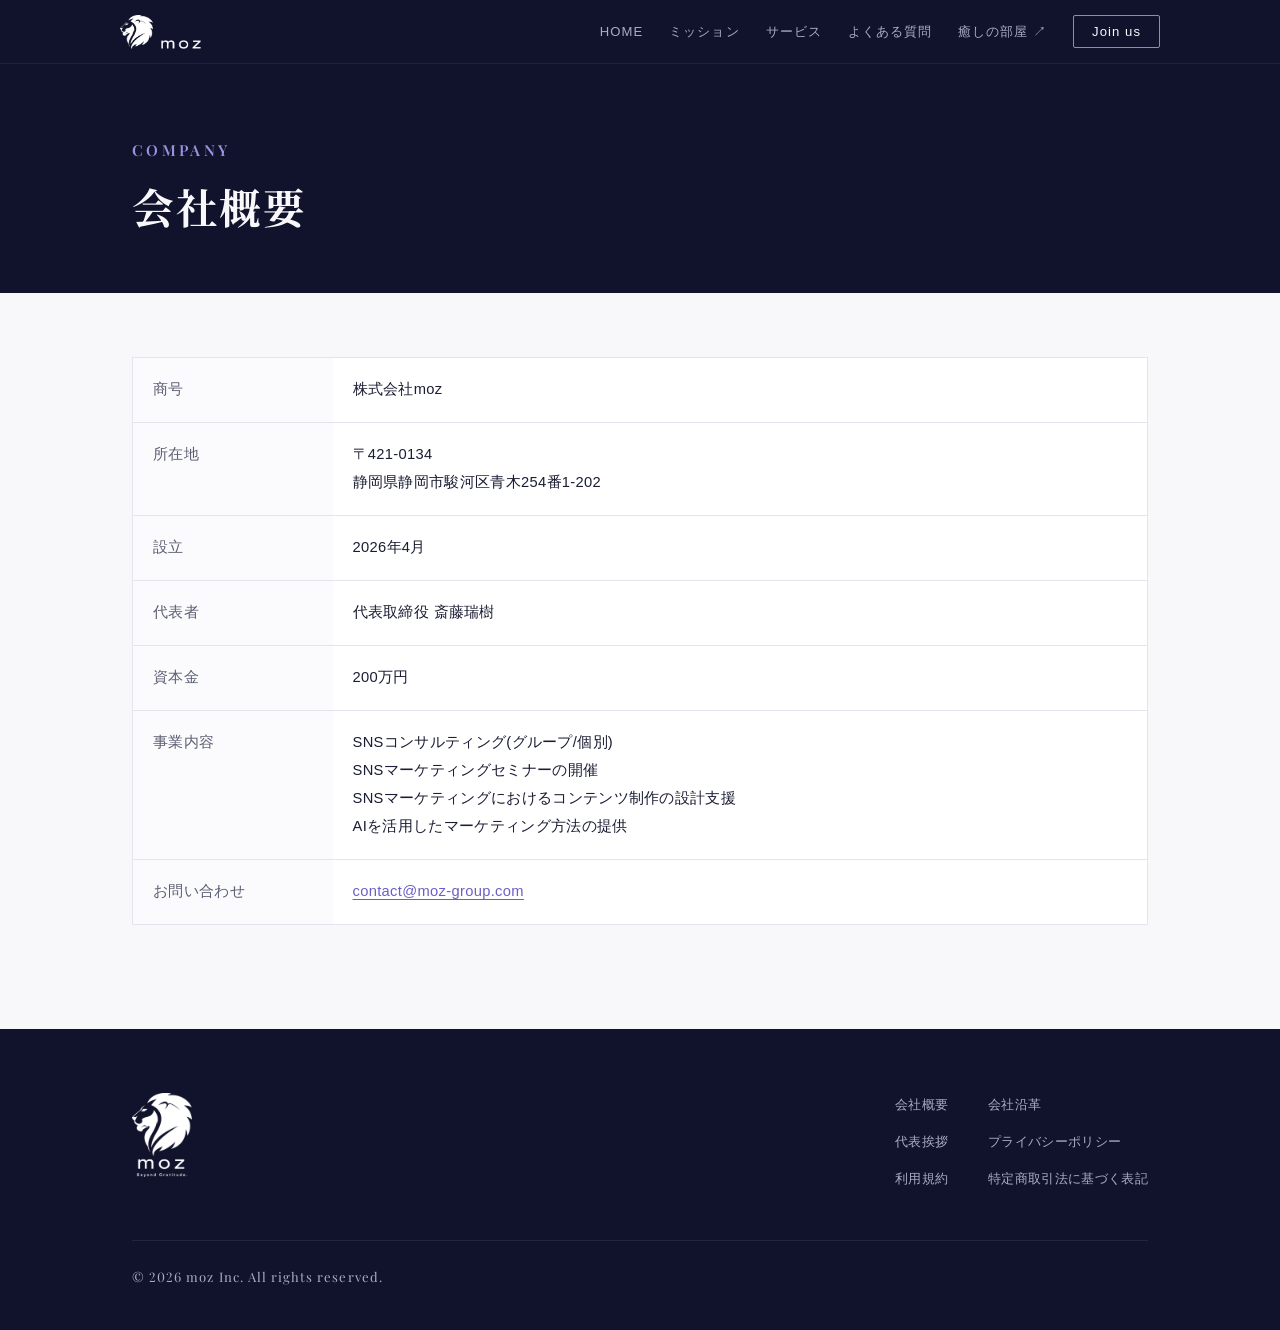
<file: about.html>
<!DOCTYPE html>
<html lang="ja">
<head>
<meta charset="UTF-8">
<meta name="viewport" content="width=device-width, initial-scale=1.0, viewport-fit=cover">
<title>会社概要 | 株式会社moz</title>
<meta name="description" content="株式会社mozの会社概要です。">
<meta name="theme-color" content="#10132B">
<link rel="icon" href="lion-mark-dark.png">
<link rel="preconnect" href="https://fonts.googleapis.com">
<link rel="preconnect" href="https://fonts.gstatic.com" crossorigin>
<link href="https://fonts.googleapis.com/css2?family=Noto+Serif+JP:wght@600;700&family=Playfair+Display:ital,wght@0,400;0,500;0,600;1,400&display=swap" rel="stylesheet">
<link rel="stylesheet" href="style.css">
</head>
<body>

<header class="site-header">
  <div class="header-inner">
    <a class="brand" href="index.html#top" aria-label="株式会社moz トップへ"><img src="lion-mark-white.png" alt=""><img class="brand-text" src="moz-text-white.png" alt=""></a>
    <button class="nav-toggle" id="navToggle" aria-label="メニューを開く" aria-expanded="false">
      <span></span><span></span><span></span>
    </button>
    <nav class="site-nav">
      <ul id="navMenu">
        <li><a href="index.html#top">HOME</a></li>
        <li><a href="index.html#mission">ミッション</a></li>
        <li><a href="index.html#services">サービス</a></li>
        <li><a href="index.html#faq">よくある質問</a></li>
        <li><a href="cabin.html" target="_blank" rel="noopener">癒しの部屋 ↗</a></li>
        <li><a href="index.html#lineJoin" class="nav-cta">Join us</a></li>
      </ul>
    </nav>
  </div>
</header>

<main>
<section class="page-hero">
  <div class="wrap">
    <div class="eyebrow">Company</div>
    <h1>会社概要</h1>
  </div>
</section>

<section class="page-content">
  <div class="wrap">
    <table class="profile">
      <tr><th>商号</th><td>株式会社moz</td></tr>
      <tr><th>所在地</th><td>〒421-0134<br>静岡県静岡市駿河区青木254番1-202</td></tr>
      <tr><th>設立</th><td>2026年4月</td></tr>
      <tr><th>代表者</th><td>代表取締役 斎藤瑞樹</td></tr>
      <tr><th>資本金</th><td>200万円</td></tr>
      <tr><th>事業内容</th><td>SNSコンサルティング(グループ/個別)<br>SNSマーケティングセミナーの開催<br>SNSマーケティングにおけるコンテンツ制作の設計支援<br>AIを活用したマーケティング方法の提供</td></tr>
      <tr><th>お問い合わせ</th><td><a href="mailto:contact@moz-group.com">contact@moz-group.com</a></td></tr>
    </table>
  </div>
</section>
</main>

<footer class="site-footer">
  <div class="wrap">
    <div class="footer-top">
      <div class="footer-brand">
        <img src="moz-logo-white.png" alt="株式会社moz Beyond Gratitude.">
      </div>
      <nav class="footer-links" aria-label="フッターメニュー">
        <a href="about.html">会社概要</a>
        <a href="history.html">会社沿革</a>
        <a href="index.html#representative">代表挨拶</a>
        <a href="privacy.html">プライバシーポリシー</a>
        <a href="terms.html">利用規約</a>
        <a href="tokushoho.html">特定商取引法に基づく表記</a>
      </nav>
    </div>
    <div class="footer-copy">&copy; 2026 moz Inc. All rights reserved.</div>
  </div>
</footer>

<script src="common.js"></script>
</body>
</html>
</file>
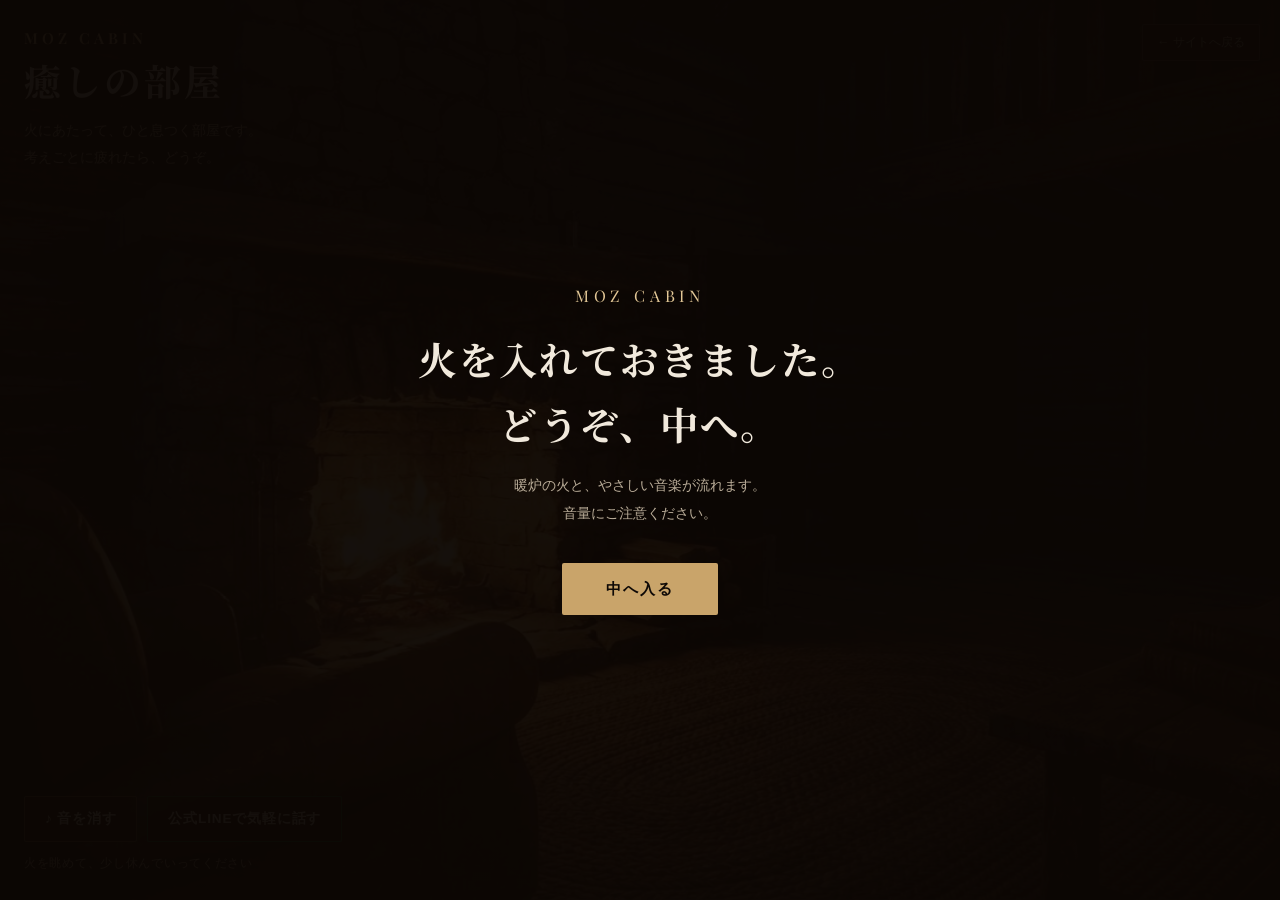
<file: cabin.html>
<!DOCTYPE html>
<html lang="ja">
<head>
<meta charset="UTF-8">
<meta name="viewport" content="width=device-width, initial-scale=1.0, viewport-fit=cover">
<title>癒しの部屋 | 株式会社moz</title>
<meta name="theme-color" content="#0E0906">
<link rel="icon" href="lion-mark-dark.png">
<link rel="preconnect" href="https://fonts.googleapis.com">
<link rel="preconnect" href="https://fonts.gstatic.com" crossorigin>
<link href="https://fonts.googleapis.com/css2?family=Noto+Serif+JP:wght@600;700&family=Playfair+Display:ital,wght@0,400;0,500;0,600;1,400&display=swap" rel="stylesheet">
<style>
  /* 火の位置は script 内の BG_IMAGES(画像に対する%)から自動で計算する */
  :root {
    --fire-x: 50%;
    --fire-y: 60%;
    --gold: #C9A46A;
    --gold-soft: #E2C796;
    --text: #F1E9DC;
    --text-sub: #B9AC98;
    --wood-dark: #0E0906;
    --font-display: "Noto Serif JP", "Hiragino Mincho ProN", "Yu Mincho", serif;
    --font-en: "Playfair Display", "Times New Roman", serif;
  }
  * { margin: 0; padding: 0; box-sizing: border-box; }
  html, body {
    height: 100%;
    overflow: hidden;
    background: var(--wood-dark);
    font-family: "Hiragino Sans", "Yu Gothic", sans-serif;
    color: var(--text);
    font-variant-numeric: lining-nums;
  }
  .cabin-bg {
    position: fixed; inset: 0; z-index: 1;
    background: url("cabin-bg.jpg") center center / cover no-repeat;
  }
  @media (orientation: portrait) {
    .cabin-bg { background-image: url("cabin-bg-sp.jpg"); }
  }
  /* 火のゆらぎ(ゆっくり・控えめ) */
  .fire-glow {
    position: fixed; left: var(--fire-x); top: var(--fire-y);
    width: 90vw; height: 90vh;
    transform: translate(-50%, -50%);
    z-index: 2; pointer-events: none;
    background: radial-gradient(ellipse 40% 45% at center, rgba(255,150,60,0.24) 0%, rgba(255,130,50,0.1) 35%, transparent 70%);
    mix-blend-mode: screen;
    animation: breathe 6s ease-in-out infinite;
  }
  @keyframes breathe {
    0%, 100% { opacity: 0.45; }
    50% { opacity: 0.95; }
  }
  #embers { position: fixed; inset: 0; z-index: 3; pointer-events: none; }
  .vignette {
    position: fixed; inset: 0; z-index: 4; pointer-events: none;
    background: radial-gradient(ellipse at 50% 52%, transparent 35%, rgba(10,6,3,0.5) 85%, rgba(8,5,2,0.82) 100%);
  }
  .ui {
    position: fixed; inset: 0; z-index: 5; pointer-events: none;
    display: flex; flex-direction: column; justify-content: space-between;
    padding: max(28px, env(safe-area-inset-top)) 24px max(28px, env(safe-area-inset-bottom));
  }
  .eyebrow {
    font-family: var(--font-en); font-size: 0.95rem; font-weight: 600;
    letter-spacing: 0.26em; color: var(--gold-soft);
    text-shadow: 0 2px 8px rgba(0,0,0,0.8);
  }
  .room-title {
    margin-top: 6px;
    font-family: var(--font-display); font-weight: 700;
    font-size: clamp(1.6rem, 6vw, 2.3rem); letter-spacing: 0.08em;
    text-shadow: 0 2px 12px rgba(0,0,0,0.9);
  }
  .room-sub {
    margin-top: 10px; font-size: 0.88rem; color: var(--text-sub);
    max-width: 360px; line-height: 1.9;
    text-shadow: 0 1px 8px rgba(0,0,0,0.9);
  }
  .ui-bottom { display: flex; flex-direction: column; gap: 14px; align-items: flex-start; }
  .controls { pointer-events: auto; display: flex; gap: 10px; flex-wrap: wrap; align-items: center; }
  .btn {
    display: inline-flex; align-items: center; gap: 8px;
    min-height: 46px; padding: 0 20px;
    border-radius: 2px; font-size: 0.85rem; font-weight: 600; letter-spacing: 0.06em;
    cursor: pointer;
    border: 1px solid rgba(201,164,106,0.45);
    background: rgba(20,12,7,0.72);
    color: var(--text);
    backdrop-filter: blur(6px); -webkit-backdrop-filter: blur(6px);
    transition: border-color .2s, background .2s;
    text-decoration: none;
  }
  .btn:hover { border-color: var(--gold); background: rgba(40,26,14,0.85); }
  .btn-line { border-color: rgba(6,199,85,0.55); }
  .btn-line:hover { border-color: #06C755; }
  .hint { font-size: 0.74rem; color: var(--text-sub); letter-spacing: 0.06em; text-shadow: 0 1px 6px rgba(0,0,0,0.9); }
  .nav-back {
    pointer-events: auto;
    position: fixed; top: max(24px, env(safe-area-inset-top)); right: 20px; z-index: 6;
    font-size: 0.78rem; color: var(--text-sub); text-decoration: none;
    border: 1px solid rgba(185,172,152,0.3);
    padding: 9px 14px; border-radius: 2px;
    background: rgba(20,12,7,0.6);
    backdrop-filter: blur(6px); -webkit-backdrop-filter: blur(6px);
  }
  .nav-back:hover { color: var(--gold-soft); border-color: var(--gold); }
  .enter-gate {
    position: fixed; inset: 0; z-index: 10;
    background: rgba(12,7,4,0.96);
    display: flex; flex-direction: column; align-items: center; justify-content: center;
    text-align: center; padding: 32px;
    transition: opacity 0.9s ease;
  }
  .enter-gate.hidden { opacity: 0; pointer-events: none; }
  .enter-gate .g-eyebrow { font-family: var(--font-en); font-size: 1rem; letter-spacing: 0.3em; color: var(--gold-soft); margin-bottom: 20px; }
  .enter-gate h1 { font-family: var(--font-display); font-size: clamp(1.6rem, 6vw, 2.4rem); font-weight: 700; line-height: 1.7; margin-bottom: 16px; letter-spacing: 0.06em; }
  .enter-gate p { color: var(--text-sub); font-size: 0.9rem; line-height: 1.9; max-width: 420px; margin-bottom: 36px; }
  .enter-btn {
    min-height: 52px; padding: 0 44px;
    background: var(--gold); color: var(--wood-dark);
    border: none; border-radius: 2px;
    font-size: 0.95rem; font-weight: 700; letter-spacing: 0.12em;
    cursor: pointer; transition: background 0.2s ease;
  }
  .enter-btn:hover { background: var(--gold-soft); }
  @media (prefers-reduced-motion: reduce) {
    .fire-glow { animation: none; opacity: 0.7; }
  }
</style>
</head>
<body>

<div class="cabin-bg"></div>
<div class="fire-glow"></div>
<canvas id="embers"></canvas>
<div class="vignette"></div>

<a href="index.html" class="nav-back">← サイトへ戻る</a>

<div class="ui">
  <div class="ui-top">
    <div class="eyebrow">MOZ CABIN</div>
    <div class="room-title">癒しの部屋</div>
    <div class="room-sub">
      火にあたって、ひと息つく部屋です。<br>
      考えごとに疲れたら、どうぞ。
    </div>
  </div>
  <div class="ui-bottom">
    <div class="controls">
      <button class="btn" id="soundToggle" type="button">♪ 音を消す</button>
      <a class="btn btn-line" href="https://lin.ee/wGe7asY" target="_blank" rel="noopener">公式LINEで気軽に話す</a>
    </div>
    <div class="hint">火を眺めて、少し休んでいってください</div>
  </div>
</div>

<div class="enter-gate" id="enterGate">
  <div class="g-eyebrow">MOZ CABIN</div>
  <h1>火を入れておきました。<br>どうぞ、中へ。</h1>
  <p>暖炉の火と、やさしい音楽が流れます。<br>音量にご注意ください。</p>
  <button class="enter-btn" id="enterBtn" type="button">中へ入る</button>
</div>

<audio id="fireAudio" loop preload="auto">
  <source src="healing-loop-raw.mp3" type="audio/mpeg">
</audio>

<script>
  const canvas = document.getElementById('embers');
  const ctx = canvas.getContext('2d');
  const reduceMotion = window.matchMedia('(prefers-reduced-motion: reduce)').matches;
  let W, H, fireX, fireY;

  // 背景画像ごとの火の位置(画像の幅・高さに対する割合)。画像を差し替えたらここを直す
  const BG_IMAGES = {
    landscape: { w: 1376, h: 768,  fireX: 0.345, fireY: 0.63 },
    portrait:  { w: 768,  h: 1376, fireX: 0.658, fireY: 0.655 },
  };
  const portraitQuery = window.matchMedia('(orientation: portrait)');

  function resize() {
    W = canvas.width = window.innerWidth;
    H = canvas.height = window.innerHeight;
    // background-size: cover / 中央寄せ と同じ計算で、画面上の火の位置を求める
    const bg = portraitQuery.matches ? BG_IMAGES.portrait : BG_IMAGES.landscape;
    const scale = Math.max(W / bg.w, H / bg.h);
    fireX = (W - bg.w * scale) / 2 + bg.fireX * bg.w * scale;
    fireY = (H - bg.h * scale) / 2 + bg.fireY * bg.h * scale;
    document.documentElement.style.setProperty('--fire-x', fireX + 'px');
    document.documentElement.style.setProperty('--fire-y', fireY + 'px');
  }
  resize();
  window.addEventListener('resize', resize);

  const embers = [];
  function spawnEmber() {
    embers.push({
      x: fireX + (Math.random() - 0.5) * W * 0.08,
      y: fireY,
      vx: (Math.random() - 0.5) * 0.3,
      vy: -(0.4 + Math.random() * 0.8),
      life: 1,
      decay: 0.004 + Math.random() * 0.006,
      size: 1 + Math.random() * 1.6
    });
  }

  let frame = 0;
  function draw() {
    requestAnimationFrame(draw);
    ctx.clearRect(0, 0, W, H);
    frame++;
    if (frame % 18 === 0 && embers.length < 16) spawnEmber();
    for (let i = embers.length - 1; i >= 0; i--) {
      const e = embers[i];
      e.x += e.vx;
      e.y += e.vy;
      e.vy -= 0.003;
      e.vx += (Math.random() - 0.5) * 0.04;
      e.life -= e.decay;
      if (e.life <= 0) { embers.splice(i, 1); continue; }
      ctx.beginPath();
      ctx.arc(e.x, e.y, e.size, 0, Math.PI * 2);
      ctx.fillStyle = `rgba(255, ${150 + Math.floor(e.life * 80)}, 60, ${e.life * 0.8})`;
      ctx.shadowBlur = 6;
      ctx.shadowColor = 'rgba(255,140,40,0.8)';
      ctx.fill();
    }
    ctx.shadowBlur = 0;
  }
  if (!reduceMotion) draw();

  const gate = document.getElementById('enterGate');
  const enterBtn = document.getElementById('enterBtn');
  const audio = document.getElementById('fireAudio');
  const soundToggle = document.getElementById('soundToggle');
  let soundOn = true;

  enterBtn.addEventListener('click', () => {
    gate.classList.add('hidden');
    audio.volume = 0.6;
    audio.play().catch(() => {
      soundOn = false;
      soundToggle.textContent = '♪ 音を出す';
    });
  });

  // ループの継ぎ目で音が途切れないよう、終端の少し手前で先頭に戻す
  audio.addEventListener('timeupdate', () => {
    if (!soundOn) return;
    if (audio.duration && audio.currentTime > audio.duration - 0.3) {
      audio.currentTime = 0;
      audio.play().catch(() => {});
    }
  });
  audio.addEventListener('ended', () => {
    if (soundOn) { audio.currentTime = 0; audio.play().catch(() => {}); }
  });

  soundToggle.addEventListener('click', () => {
    soundOn = !soundOn;
    if (soundOn) {
      audio.play().catch(() => {});
      soundToggle.textContent = '♪ 音を消す';
    } else {
      audio.pause();
      soundToggle.textContent = '♪ 音を出す';
    }
  });
</script>

</body>
</html>
</file>
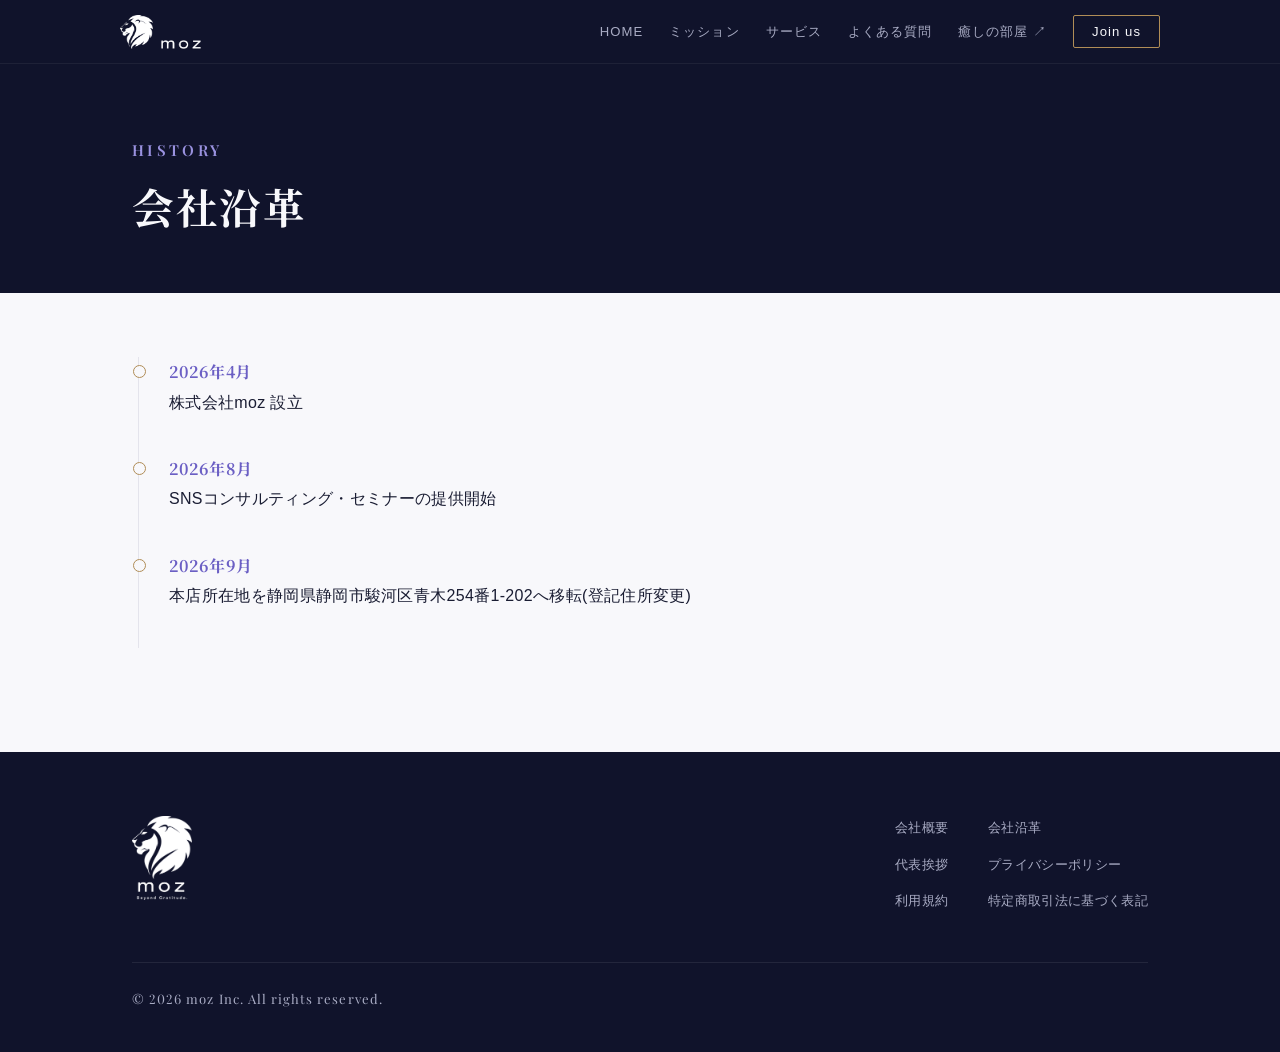
<file: history.html>
<!DOCTYPE html>
<html lang="ja">
<head>
<meta charset="UTF-8">
<meta name="viewport" content="width=device-width, initial-scale=1.0, viewport-fit=cover">
<title>会社沿革 | 株式会社moz</title>
<meta name="description" content="株式会社mozの沿革です。">
<meta name="theme-color" content="#10132B">
<link rel="icon" href="lion-mark-dark.png">
<link rel="preconnect" href="https://fonts.googleapis.com">
<link rel="preconnect" href="https://fonts.gstatic.com" crossorigin>
<link href="https://fonts.googleapis.com/css2?family=Noto+Serif+JP:wght@600;700&family=Playfair+Display:ital,wght@0,400;0,500;0,600;1,400&display=swap" rel="stylesheet">
<link rel="stylesheet" href="style.css">
<style>
  .timeline { max-width: 820px; border-left: 1px solid var(--line); margin-left: 6px; }
  .timeline li { position: relative; padding: 0 0 36px 30px; }
  .timeline li::before { content: ""; position: absolute; left: -6px; top: 8px; width: 11px; height: 11px; border-radius: 50%; background: var(--bg); border: 1px solid var(--gold); }
  .timeline .t-date { display: block; font-family: var(--font-display); font-weight: 700; color: var(--violet); font-size: 1rem; }
  .timeline .t-text { color: var(--text); }
</style>
</head>
<body>

<header class="site-header">
  <div class="header-inner">
    <a class="brand" href="index.html#top" aria-label="株式会社moz トップへ"><img src="lion-mark-white.png" alt=""><img class="brand-text" src="moz-text-white.png" alt=""></a>
    <button class="nav-toggle" id="navToggle" aria-label="メニューを開く" aria-expanded="false">
      <span></span><span></span><span></span>
    </button>
    <nav class="site-nav">
      <ul id="navMenu">
        <li><a href="index.html#top">HOME</a></li>
        <li><a href="index.html#mission">ミッション</a></li>
        <li><a href="index.html#services">サービス</a></li>
        <li><a href="index.html#faq">よくある質問</a></li>
        <li><a href="cabin.html" target="_blank" rel="noopener">癒しの部屋 ↗</a></li>
        <li><a href="index.html#lineJoin" class="nav-cta">Join us</a></li>
      </ul>
    </nav>
  </div>
</header>

<main>
<section class="page-hero">
  <div class="wrap">
    <div class="eyebrow">History</div>
    <h1>会社沿革</h1>
  </div>
</section>

<section class="page-content">
  <div class="wrap">
    <ul class="timeline">
      <li><span class="t-date">2026年4月</span><span class="t-text">株式会社moz 設立</span></li>
      <li><span class="t-date">2026年8月</span><span class="t-text">SNSコンサルティング・セミナーの提供開始</span></li>
      <li><span class="t-date">2026年9月</span><span class="t-text">本店所在地を静岡県静岡市駿河区青木254番1-202へ移転(登記住所変更)</span></li>
    </ul>
  </div>
</section>
</main>

<footer class="site-footer">
  <div class="wrap">
    <div class="footer-top">
      <div class="footer-brand">
        <img src="moz-logo-white.png" alt="株式会社moz Beyond Gratitude.">
      </div>
      <nav class="footer-links" aria-label="フッターメニュー">
        <a href="about.html">会社概要</a>
        <a href="history.html">会社沿革</a>
        <a href="index.html#representative">代表挨拶</a>
        <a href="privacy.html">プライバシーポリシー</a>
        <a href="terms.html">利用規約</a>
        <a href="tokushoho.html">特定商取引法に基づく表記</a>
      </nav>
    </div>
    <div class="footer-copy">&copy; 2026 moz Inc. All rights reserved.</div>
  </div>
</footer>

<script src="common.js"></script>
</body>
</html>
</file>
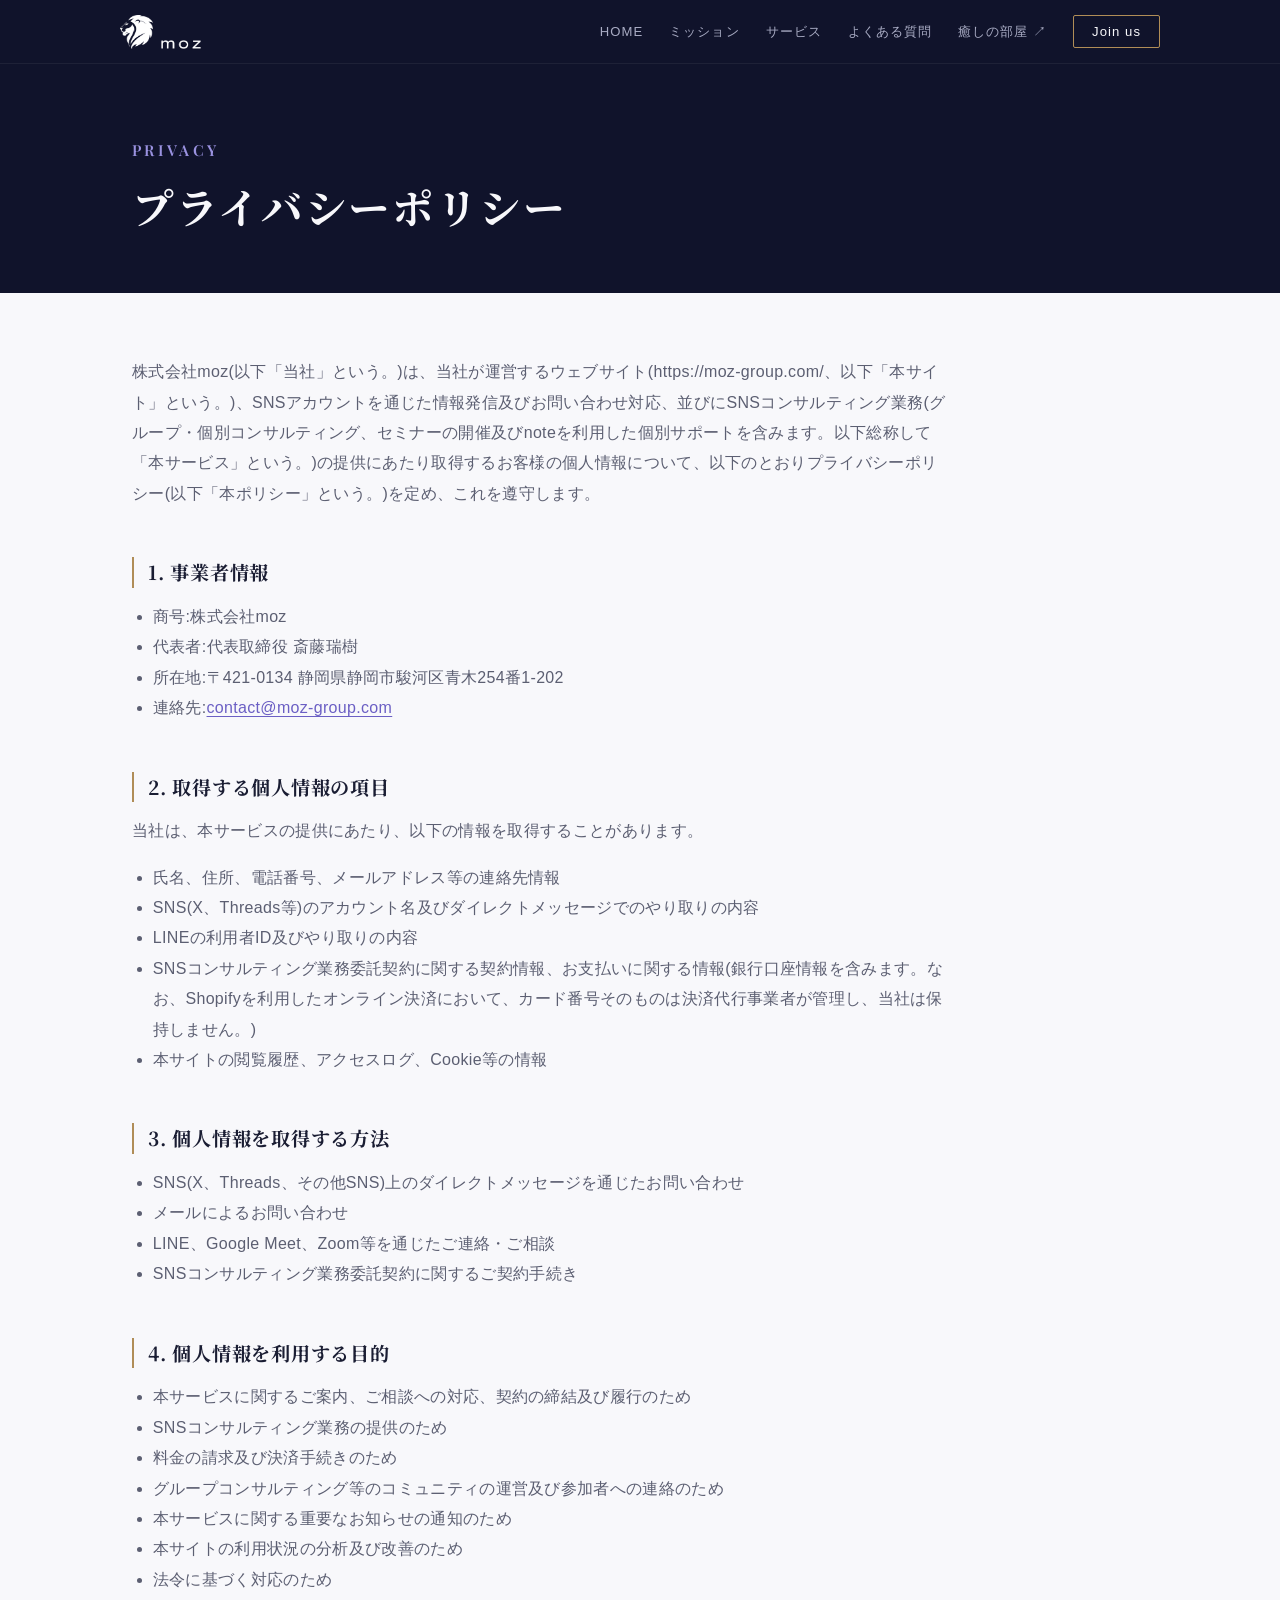
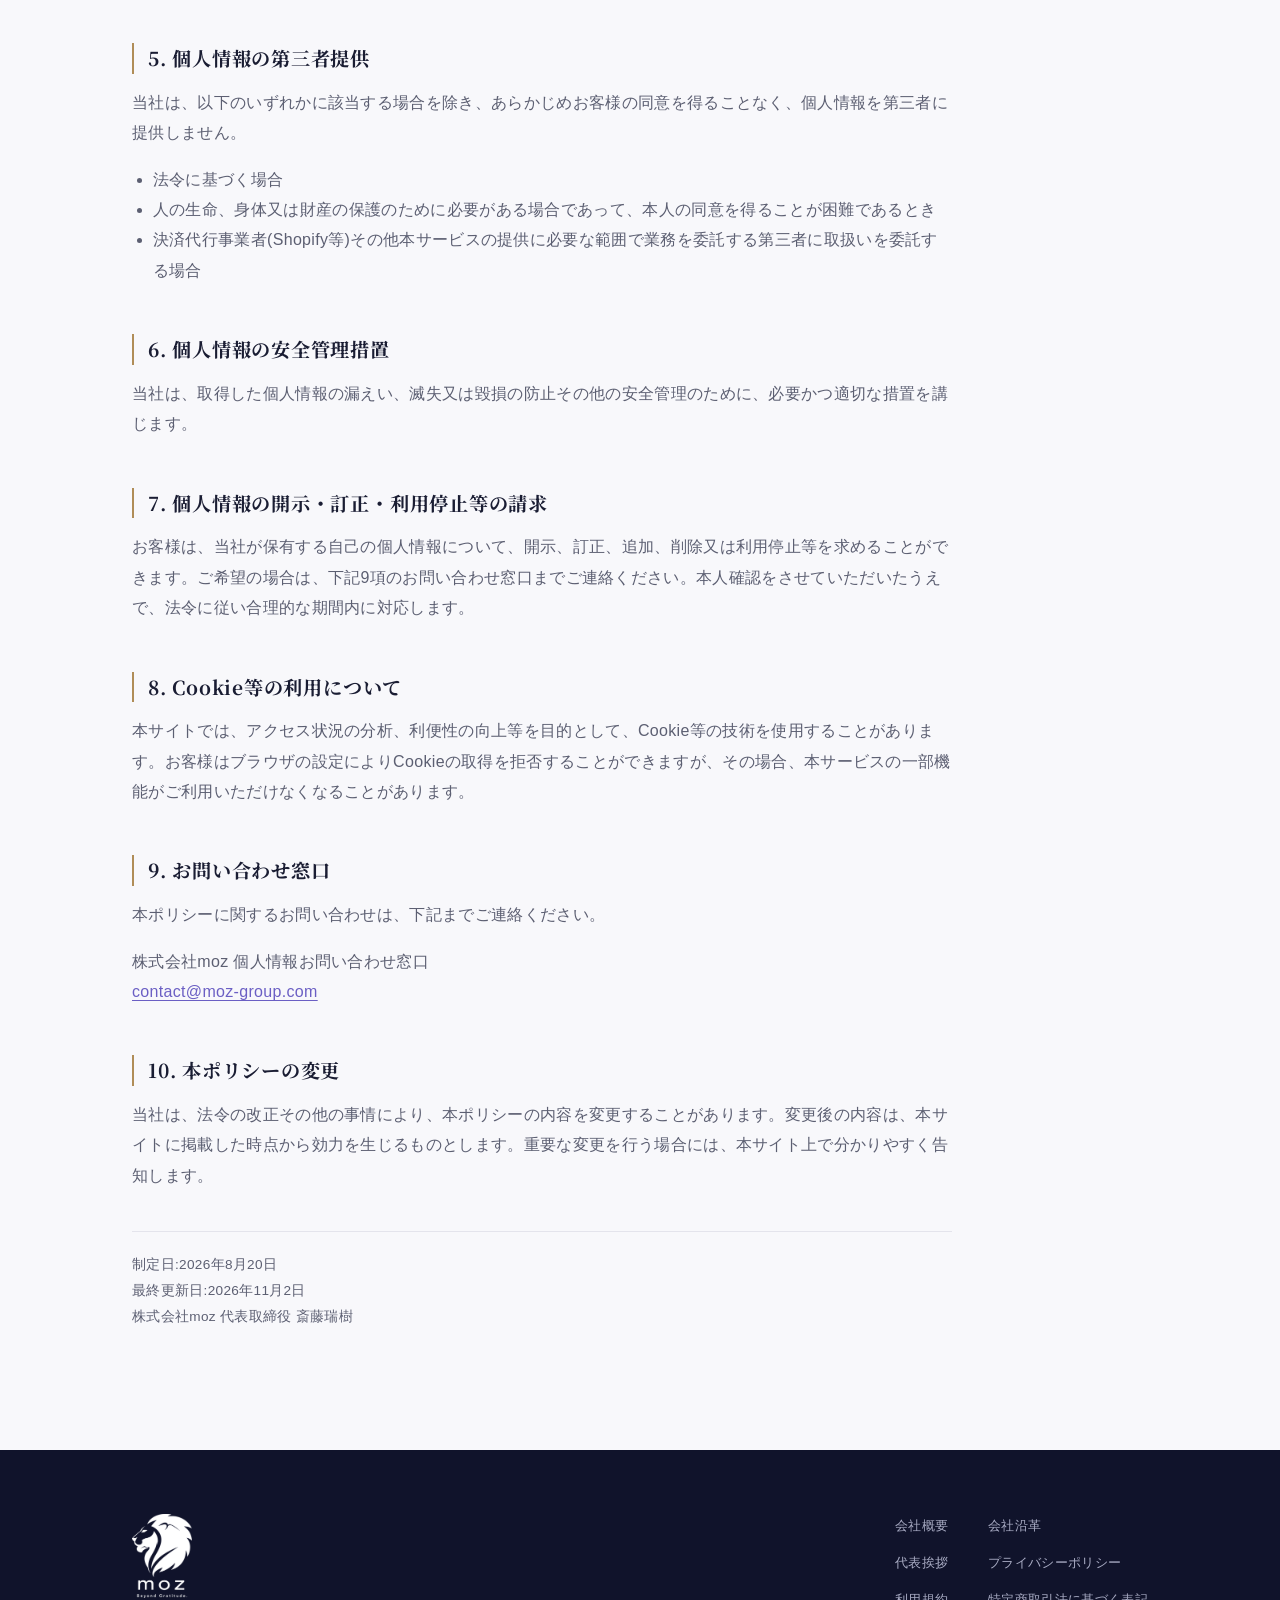
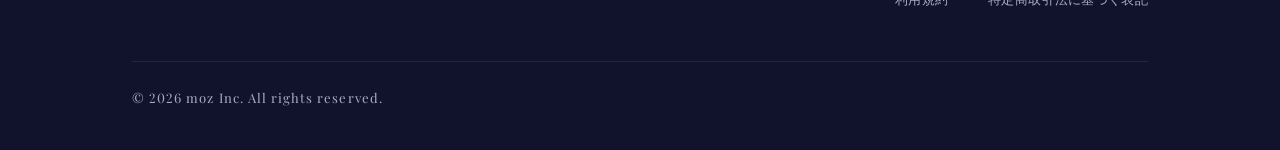
<file: privacy.html>
<!DOCTYPE html>
<html lang="ja">
<head>
<meta charset="UTF-8">
<meta name="viewport" content="width=device-width, initial-scale=1.0, viewport-fit=cover">
<title>プライバシーポリシー | 株式会社moz</title>
<meta name="description" content="株式会社mozのプライバシーポリシーです。">
<meta name="theme-color" content="#10132B">
<link rel="icon" href="lion-mark-dark.png">
<link rel="preconnect" href="https://fonts.googleapis.com">
<link rel="preconnect" href="https://fonts.gstatic.com" crossorigin>
<link href="https://fonts.googleapis.com/css2?family=Noto+Serif+JP:wght@600;700&family=Playfair+Display:ital,wght@0,400;0,500;0,600;1,400&display=swap" rel="stylesheet">
<link rel="stylesheet" href="style.css">
</head>
<body>

<header class="site-header">
  <div class="header-inner">
    <a class="brand" href="index.html#top" aria-label="株式会社moz トップへ"><img src="lion-mark-white.png" alt=""><img class="brand-text" src="moz-text-white.png" alt=""></a>
    <button class="nav-toggle" id="navToggle" aria-label="メニューを開く" aria-expanded="false">
      <span></span><span></span><span></span>
    </button>
    <nav class="site-nav">
      <ul id="navMenu">
        <li><a href="index.html#top">HOME</a></li>
        <li><a href="index.html#mission">ミッション</a></li>
        <li><a href="index.html#services">サービス</a></li>
        <li><a href="index.html#faq">よくある質問</a></li>
        <li><a href="cabin.html" target="_blank" rel="noopener">癒しの部屋 ↗</a></li>
        <li><a href="index.html#lineJoin" class="nav-cta">Join us</a></li>
      </ul>
    </nav>
  </div>
</header>

<main>
<section class="page-hero">
  <div class="wrap">
    <div class="eyebrow">Privacy</div>
    <h1>プライバシーポリシー</h1>
  </div>
</section>

<section class="page-content">
  <div class="wrap">
    <div class="doc">
    <p>株式会社moz(以下「当社」という。)は、当社が運営するウェブサイト(https://moz-group.com/、以下「本サイト」という。)、SNSアカウントを通じた情報発信及びお問い合わせ対応、並びにSNSコンサルティング業務(グループ・個別コンサルティング、セミナーの開催及びnoteを利用した個別サポートを含みます。以下総称して「本サービス」という。)の提供にあたり取得するお客様の個人情報について、以下のとおりプライバシーポリシー(以下「本ポリシー」という。)を定め、これを遵守します。</p>

    <h2>1. 事業者情報</h2>
    <ul class="plain">
      <li>商号:株式会社moz</li>
      <li>代表者:代表取締役 斎藤瑞樹</li>
      <li>所在地:〒421-0134 静岡県静岡市駿河区青木254番1-202</li>
      <li>連絡先:<a href="mailto:contact@moz-group.com">contact@moz-group.com</a></li>
    </ul>

    <h2>2. 取得する個人情報の項目</h2>
    <p>当社は、本サービスの提供にあたり、以下の情報を取得することがあります。</p>
    <ul class="plain">
      <li>氏名、住所、電話番号、メールアドレス等の連絡先情報</li>
      <li>SNS(X、Threads等)のアカウント名及びダイレクトメッセージでのやり取りの内容</li>
      <li>LINEの利用者ID及びやり取りの内容</li>
      <li>SNSコンサルティング業務委託契約に関する契約情報、お支払いに関する情報(銀行口座情報を含みます。なお、Shopifyを利用したオンライン決済において、カード番号そのものは決済代行事業者が管理し、当社は保持しません。)</li>
      <li>本サイトの閲覧履歴、アクセスログ、Cookie等の情報</li>
    </ul>

    <h2>3. 個人情報を取得する方法</h2>
    <ul class="plain">
      <li>SNS(X、Threads、その他SNS)上のダイレクトメッセージを通じたお問い合わせ</li>
      <li>メールによるお問い合わせ</li>
      <li>LINE、Google Meet、Zoom等を通じたご連絡・ご相談</li>
      <li>SNSコンサルティング業務委託契約に関するご契約手続き</li>
    </ul>

    <h2>4. 個人情報を利用する目的</h2>
    <ul class="plain">
      <li>本サービスに関するご案内、ご相談への対応、契約の締結及び履行のため</li>
      <li>SNSコンサルティング業務の提供のため</li>
      <li>料金の請求及び決済手続きのため</li>
      <li>グループコンサルティング等のコミュニティの運営及び参加者への連絡のため</li>
      <li>本サービスに関する重要なお知らせの通知のため</li>
      <li>本サイトの利用状況の分析及び改善のため</li>
      <li>法令に基づく対応のため</li>
    </ul>

    <h2>5. 個人情報の第三者提供</h2>
    <p>当社は、以下のいずれかに該当する場合を除き、あらかじめお客様の同意を得ることなく、個人情報を第三者に提供しません。</p>
    <ul class="plain">
      <li>法令に基づく場合</li>
      <li>人の生命、身体又は財産の保護のために必要がある場合であって、本人の同意を得ることが困難であるとき</li>
      <li>決済代行事業者(Shopify等)その他本サービスの提供に必要な範囲で業務を委託する第三者に取扱いを委託する場合</li>
    </ul>

    <h2>6. 個人情報の安全管理措置</h2>
    <p>当社は、取得した個人情報の漏えい、滅失又は毀損の防止その他の安全管理のために、必要かつ適切な措置を講じます。</p>

    <h2>7. 個人情報の開示・訂正・利用停止等の請求</h2>
    <p>お客様は、当社が保有する自己の個人情報について、開示、訂正、追加、削除又は利用停止等を求めることができます。ご希望の場合は、下記9項のお問い合わせ窓口までご連絡ください。本人確認をさせていただいたうえで、法令に従い合理的な期間内に対応します。</p>

    <h2>8. Cookie等の利用について</h2>
    <p>本サイトでは、アクセス状況の分析、利便性の向上等を目的として、Cookie等の技術を使用することがあります。お客様はブラウザの設定によりCookieの取得を拒否することができますが、その場合、本サービスの一部機能がご利用いただけなくなることがあります。</p>

    <h2>9. お問い合わせ窓口</h2>
    <p>本ポリシーに関するお問い合わせは、下記までご連絡ください。</p>
    <p>株式会社moz 個人情報お問い合わせ窓口<br><a href="mailto:contact@moz-group.com">contact@moz-group.com</a></p>

    <h2>10. 本ポリシーの変更</h2>
    <p>当社は、法令の改正その他の事情により、本ポリシーの内容を変更することがあります。変更後の内容は、本サイトに掲載した時点から効力を生じるものとします。重要な変更を行う場合には、本サイト上で分かりやすく告知します。</p>

    <p class="doc-meta">制定日:2026年8月20日<br>最終更新日:2026年11月2日<br>株式会社moz 代表取締役 斎藤瑞樹</p>
    </div>
  </div>
</section>
</main>

<footer class="site-footer">
  <div class="wrap">
    <div class="footer-top">
      <div class="footer-brand">
        <img src="moz-logo-white.png" alt="株式会社moz Beyond Gratitude.">
      </div>
      <nav class="footer-links" aria-label="フッターメニュー">
        <a href="about.html">会社概要</a>
        <a href="history.html">会社沿革</a>
        <a href="index.html#representative">代表挨拶</a>
        <a href="privacy.html">プライバシーポリシー</a>
        <a href="terms.html">利用規約</a>
        <a href="tokushoho.html">特定商取引法に基づく表記</a>
      </nav>
    </div>
    <div class="footer-copy">&copy; 2026 moz Inc. All rights reserved.</div>
  </div>
</footer>

<script src="common.js"></script>
</body>
</html>
</file>
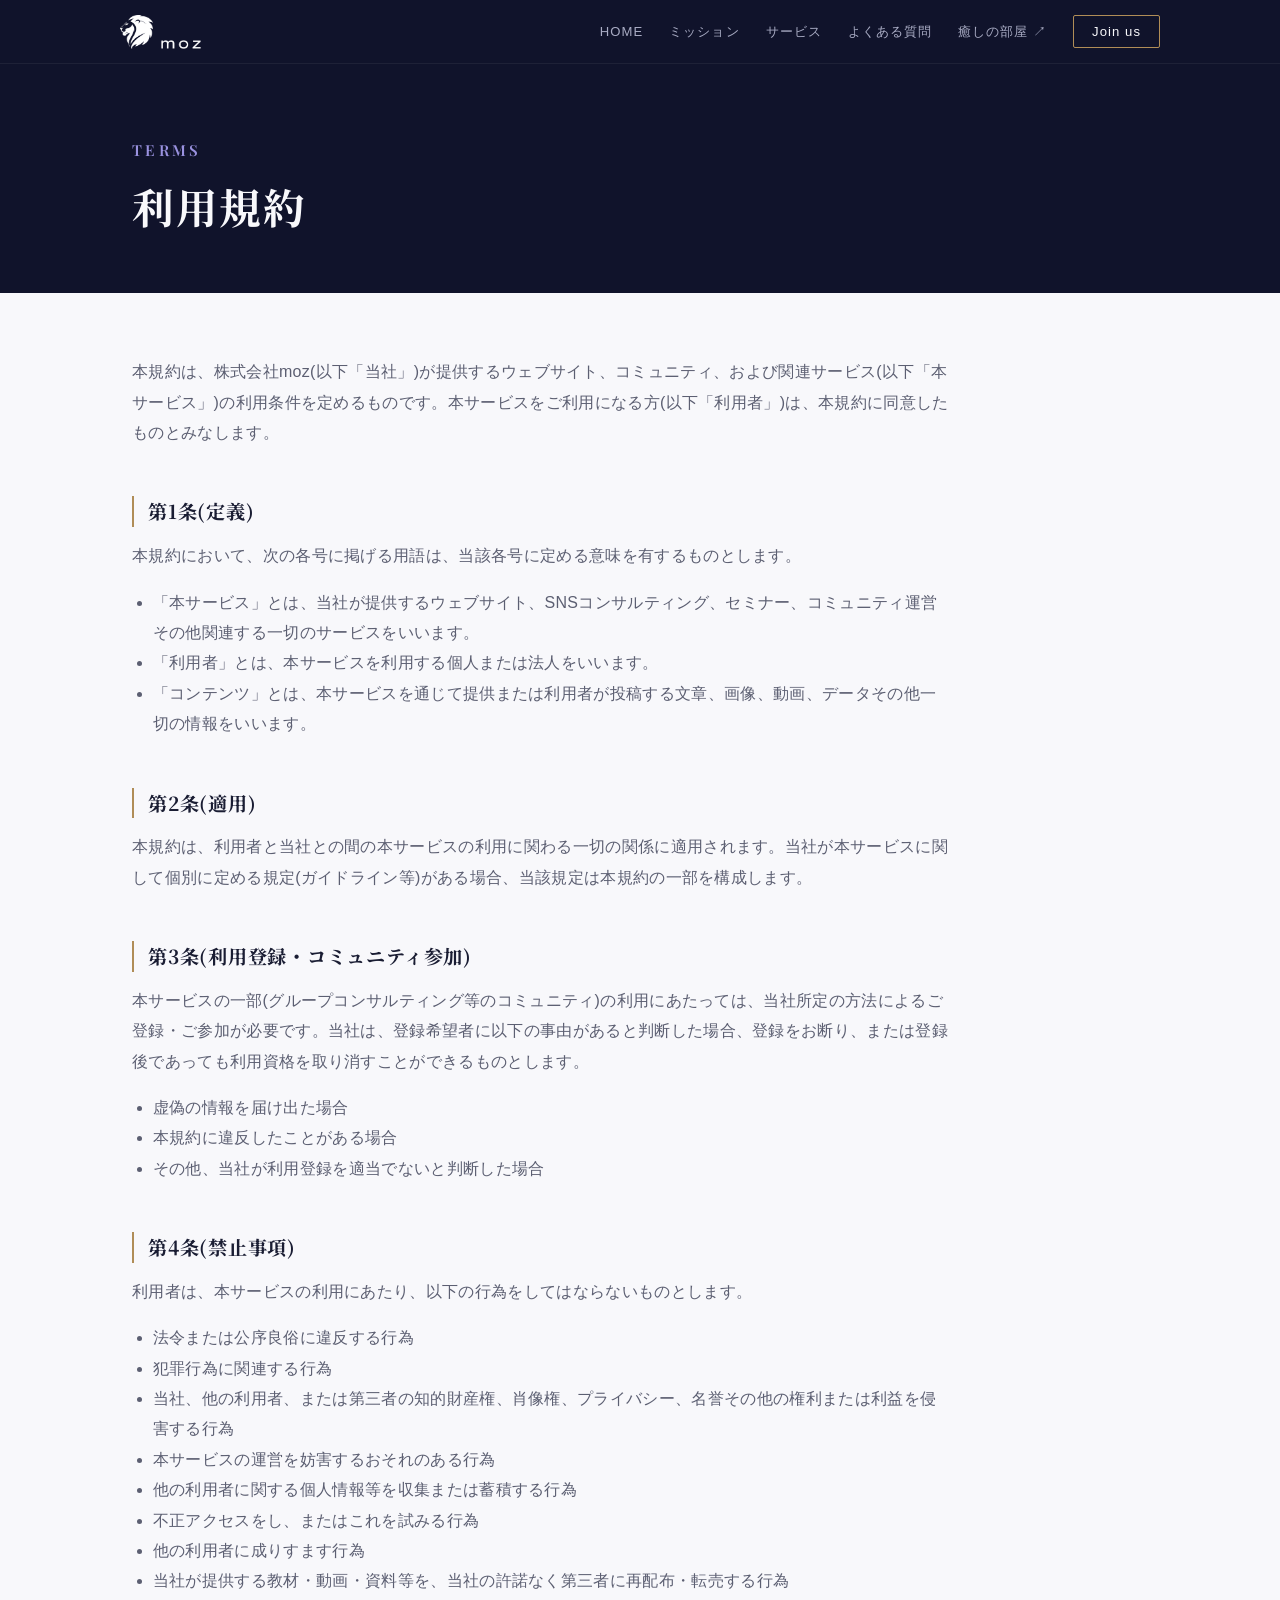
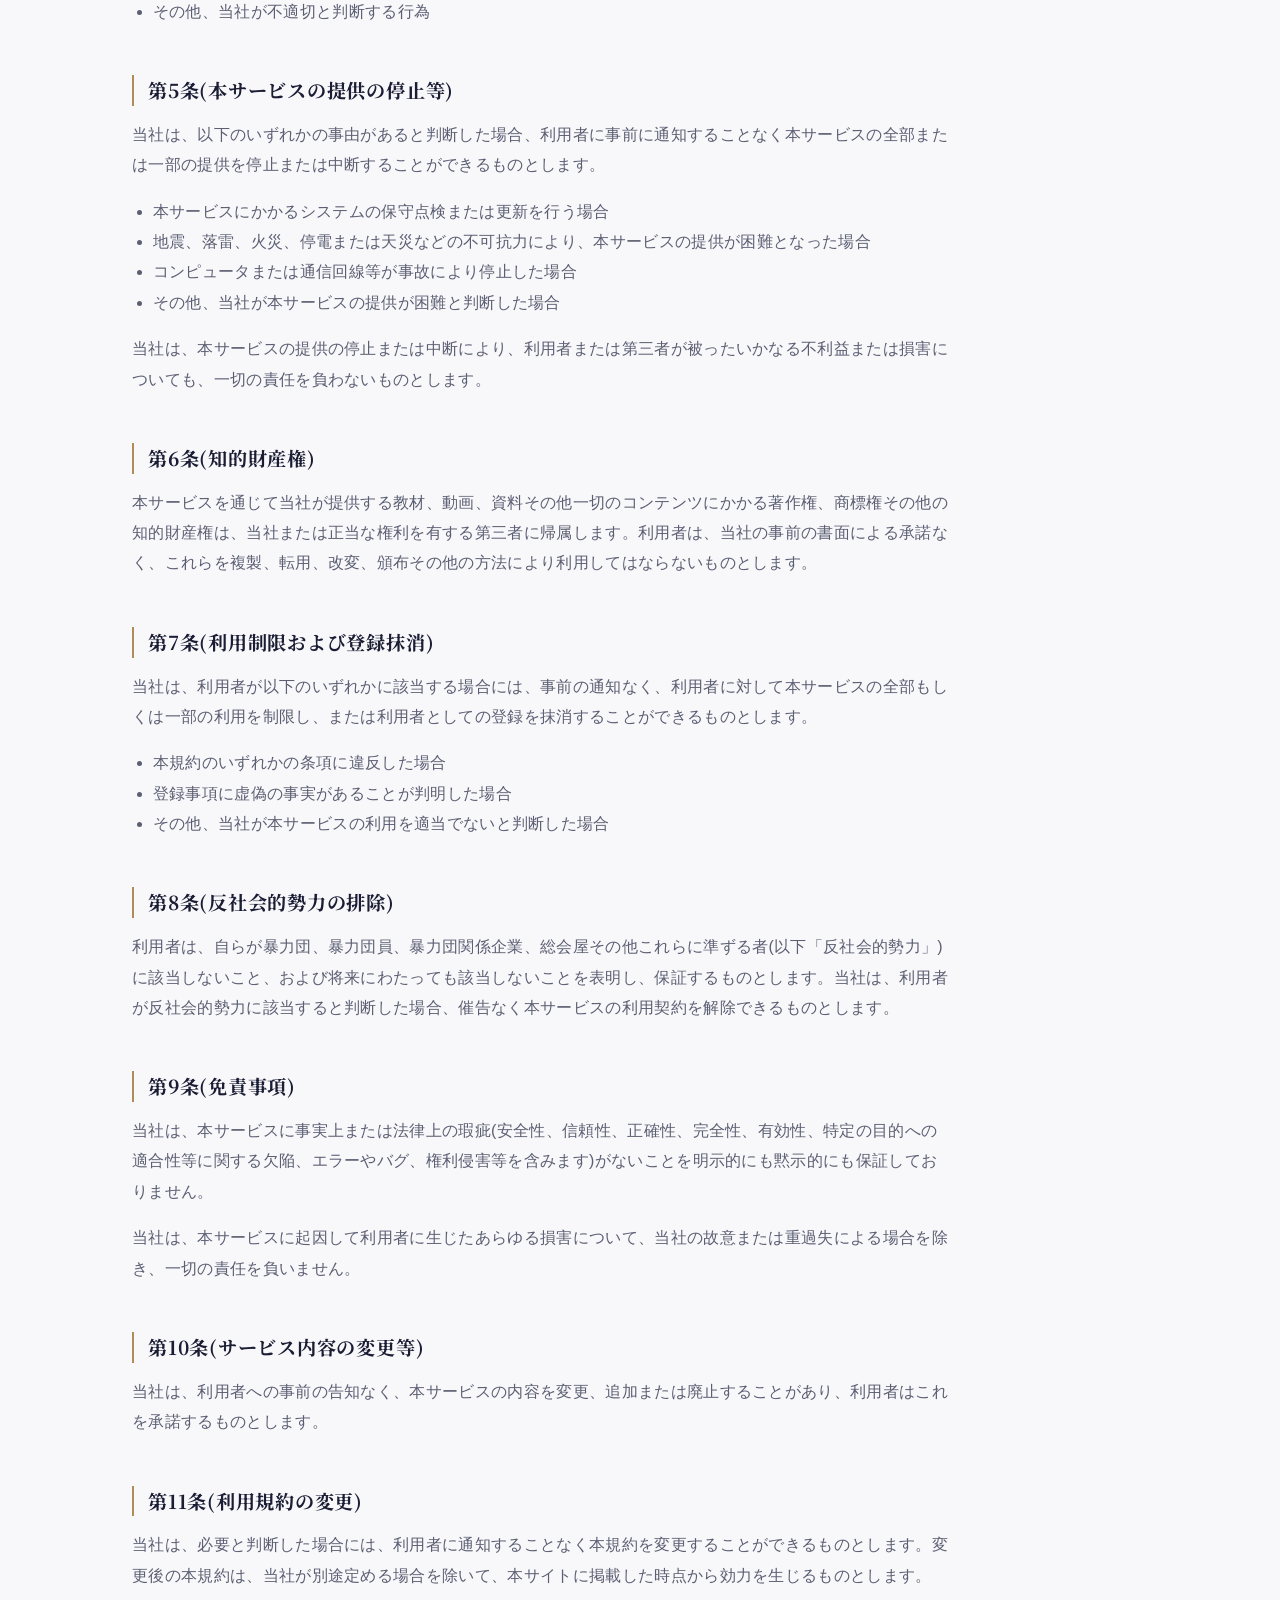
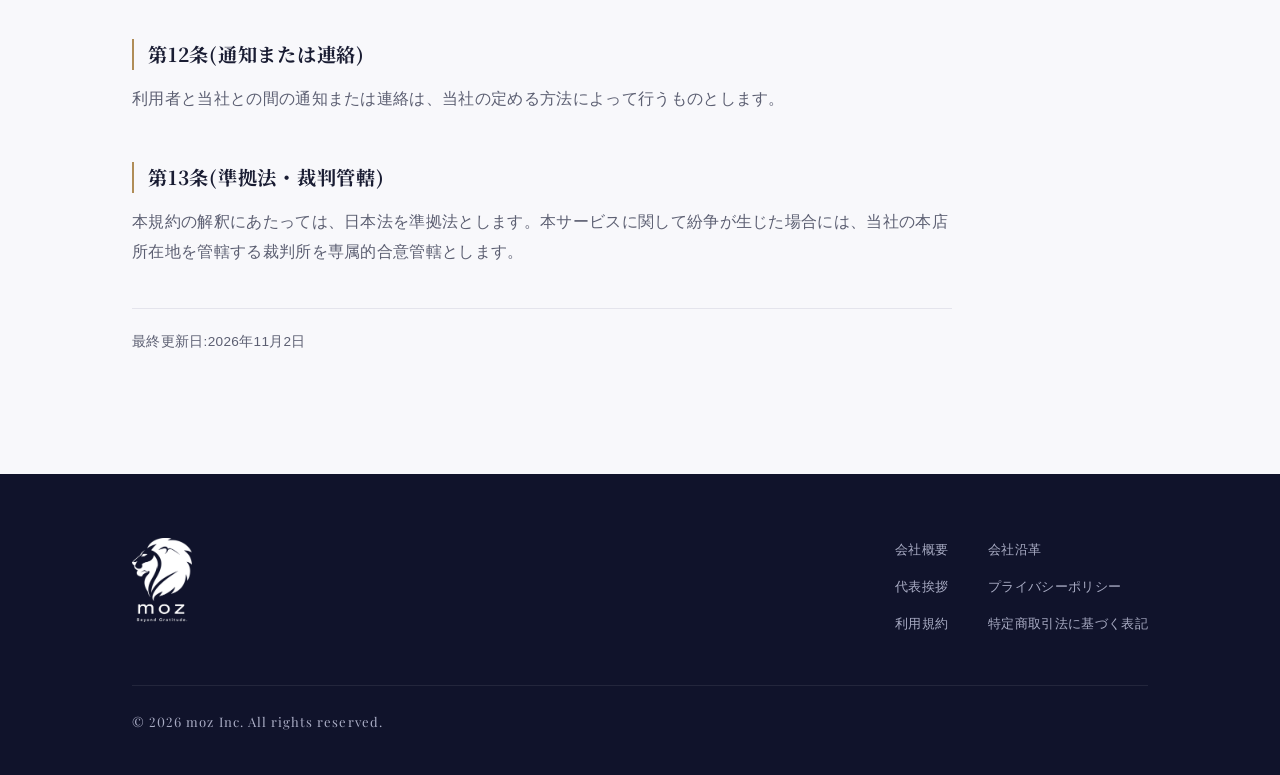
<file: terms.html>
<!DOCTYPE html>
<html lang="ja">
<head>
<meta charset="UTF-8">
<meta name="viewport" content="width=device-width, initial-scale=1.0, viewport-fit=cover">
<title>利用規約 | 株式会社moz</title>
<meta name="description" content="株式会社mozの利用規約です。">
<meta name="theme-color" content="#10132B">
<link rel="icon" href="lion-mark-dark.png">
<link rel="preconnect" href="https://fonts.googleapis.com">
<link rel="preconnect" href="https://fonts.gstatic.com" crossorigin>
<link href="https://fonts.googleapis.com/css2?family=Noto+Serif+JP:wght@600;700&family=Playfair+Display:ital,wght@0,400;0,500;0,600;1,400&display=swap" rel="stylesheet">
<link rel="stylesheet" href="style.css">
</head>
<body>

<header class="site-header">
  <div class="header-inner">
    <a class="brand" href="index.html#top" aria-label="株式会社moz トップへ"><img src="lion-mark-white.png" alt=""><img class="brand-text" src="moz-text-white.png" alt=""></a>
    <button class="nav-toggle" id="navToggle" aria-label="メニューを開く" aria-expanded="false">
      <span></span><span></span><span></span>
    </button>
    <nav class="site-nav">
      <ul id="navMenu">
        <li><a href="index.html#top">HOME</a></li>
        <li><a href="index.html#mission">ミッション</a></li>
        <li><a href="index.html#services">サービス</a></li>
        <li><a href="index.html#faq">よくある質問</a></li>
        <li><a href="cabin.html" target="_blank" rel="noopener">癒しの部屋 ↗</a></li>
        <li><a href="index.html#lineJoin" class="nav-cta">Join us</a></li>
      </ul>
    </nav>
  </div>
</header>

<main>
<section class="page-hero">
  <div class="wrap">
    <div class="eyebrow">Terms</div>
    <h1>利用規約</h1>
  </div>
</section>

<section class="page-content">
  <div class="wrap">
    <div class="doc">
    <p>本規約は、株式会社moz(以下「当社」)が提供するウェブサイト、コミュニティ、および関連サービス(以下「本サービス」)の利用条件を定めるものです。本サービスをご利用になる方(以下「利用者」)は、本規約に同意したものとみなします。</p>

    <h2>第1条(定義)</h2>
    <p>本規約において、次の各号に掲げる用語は、当該各号に定める意味を有するものとします。</p>
    <ul class="plain">
      <li>「本サービス」とは、当社が提供するウェブサイト、SNSコンサルティング、セミナー、コミュニティ運営その他関連する一切のサービスをいいます。</li>
      <li>「利用者」とは、本サービスを利用する個人または法人をいいます。</li>
      <li>「コンテンツ」とは、本サービスを通じて提供または利用者が投稿する文章、画像、動画、データその他一切の情報をいいます。</li>
    </ul>

    <h2>第2条(適用)</h2>
    <p>本規約は、利用者と当社との間の本サービスの利用に関わる一切の関係に適用されます。当社が本サービスに関して個別に定める規定(ガイドライン等)がある場合、当該規定は本規約の一部を構成します。</p>

    <h2>第3条(利用登録・コミュニティ参加)</h2>
    <p>本サービスの一部(グループコンサルティング等のコミュニティ)の利用にあたっては、当社所定の方法によるご登録・ご参加が必要です。当社は、登録希望者に以下の事由があると判断した場合、登録をお断り、または登録後であっても利用資格を取り消すことができるものとします。</p>
    <ul class="plain">
      <li>虚偽の情報を届け出た場合</li>
      <li>本規約に違反したことがある場合</li>
      <li>その他、当社が利用登録を適当でないと判断した場合</li>
    </ul>

    <h2>第4条(禁止事項)</h2>
    <p>利用者は、本サービスの利用にあたり、以下の行為をしてはならないものとします。</p>
    <ul class="plain">
      <li>法令または公序良俗に違反する行為</li>
      <li>犯罪行為に関連する行為</li>
      <li>当社、他の利用者、または第三者の知的財産権、肖像権、プライバシー、名誉その他の権利または利益を侵害する行為</li>
      <li>本サービスの運営を妨害するおそれのある行為</li>
      <li>他の利用者に関する個人情報等を収集または蓄積する行為</li>
      <li>不正アクセスをし、またはこれを試みる行為</li>
      <li>他の利用者に成りすます行為</li>
      <li>当社が提供する教材・動画・資料等を、当社の許諾なく第三者に再配布・転売する行為</li>
      <li>その他、当社が不適切と判断する行為</li>
    </ul>

    <h2>第5条(本サービスの提供の停止等)</h2>
    <p>当社は、以下のいずれかの事由があると判断した場合、利用者に事前に通知することなく本サービスの全部または一部の提供を停止または中断することができるものとします。</p>
    <ul class="plain">
      <li>本サービスにかかるシステムの保守点検または更新を行う場合</li>
      <li>地震、落雷、火災、停電または天災などの不可抗力により、本サービスの提供が困難となった場合</li>
      <li>コンピュータまたは通信回線等が事故により停止した場合</li>
      <li>その他、当社が本サービスの提供が困難と判断した場合</li>
    </ul>
    <p>当社は、本サービスの提供の停止または中断により、利用者または第三者が被ったいかなる不利益または損害についても、一切の責任を負わないものとします。</p>

    <h2>第6条(知的財産権)</h2>
    <p>本サービスを通じて当社が提供する教材、動画、資料その他一切のコンテンツにかかる著作権、商標権その他の知的財産権は、当社または正当な権利を有する第三者に帰属します。利用者は、当社の事前の書面による承諾なく、これらを複製、転用、改変、頒布その他の方法により利用してはならないものとします。</p>

    <h2>第7条(利用制限および登録抹消)</h2>
    <p>当社は、利用者が以下のいずれかに該当する場合には、事前の通知なく、利用者に対して本サービスの全部もしくは一部の利用を制限し、または利用者としての登録を抹消することができるものとします。</p>
    <ul class="plain">
      <li>本規約のいずれかの条項に違反した場合</li>
      <li>登録事項に虚偽の事実があることが判明した場合</li>
      <li>その他、当社が本サービスの利用を適当でないと判断した場合</li>
    </ul>

    <h2>第8条(反社会的勢力の排除)</h2>
    <p>利用者は、自らが暴力団、暴力団員、暴力団関係企業、総会屋その他これらに準ずる者(以下「反社会的勢力」)に該当しないこと、および将来にわたっても該当しないことを表明し、保証するものとします。当社は、利用者が反社会的勢力に該当すると判断した場合、催告なく本サービスの利用契約を解除できるものとします。</p>

    <h2>第9条(免責事項)</h2>
    <p>当社は、本サービスに事実上または法律上の瑕疵(安全性、信頼性、正確性、完全性、有効性、特定の目的への適合性等に関する欠陥、エラーやバグ、権利侵害等を含みます)がないことを明示的にも黙示的にも保証しておりません。</p>
    <p>当社は、本サービスに起因して利用者に生じたあらゆる損害について、当社の故意または重過失による場合を除き、一切の責任を負いません。</p>

    <h2>第10条(サービス内容の変更等)</h2>
    <p>当社は、利用者への事前の告知なく、本サービスの内容を変更、追加または廃止することがあり、利用者はこれを承諾するものとします。</p>

    <h2>第11条(利用規約の変更)</h2>
    <p>当社は、必要と判断した場合には、利用者に通知することなく本規約を変更することができるものとします。変更後の本規約は、当社が別途定める場合を除いて、本サイトに掲載した時点から効力を生じるものとします。</p>

    <h2>第12条(通知または連絡)</h2>
    <p>利用者と当社との間の通知または連絡は、当社の定める方法によって行うものとします。</p>

    <h2>第13条(準拠法・裁判管轄)</h2>
    <p>本規約の解釈にあたっては、日本法を準拠法とします。本サービスに関して紛争が生じた場合には、当社の本店所在地を管轄する裁判所を専属的合意管轄とします。</p>

    <p class="doc-meta">最終更新日:2026年11月2日</p>
    </div>
  </div>
</section>
</main>

<footer class="site-footer">
  <div class="wrap">
    <div class="footer-top">
      <div class="footer-brand">
        <img src="moz-logo-white.png" alt="株式会社moz Beyond Gratitude.">
      </div>
      <nav class="footer-links" aria-label="フッターメニュー">
        <a href="about.html">会社概要</a>
        <a href="history.html">会社沿革</a>
        <a href="index.html#representative">代表挨拶</a>
        <a href="privacy.html">プライバシーポリシー</a>
        <a href="terms.html">利用規約</a>
        <a href="tokushoho.html">特定商取引法に基づく表記</a>
      </nav>
    </div>
    <div class="footer-copy">&copy; 2026 moz Inc. All rights reserved.</div>
  </div>
</footer>

<script src="common.js"></script>
</body>
</html>
</file>
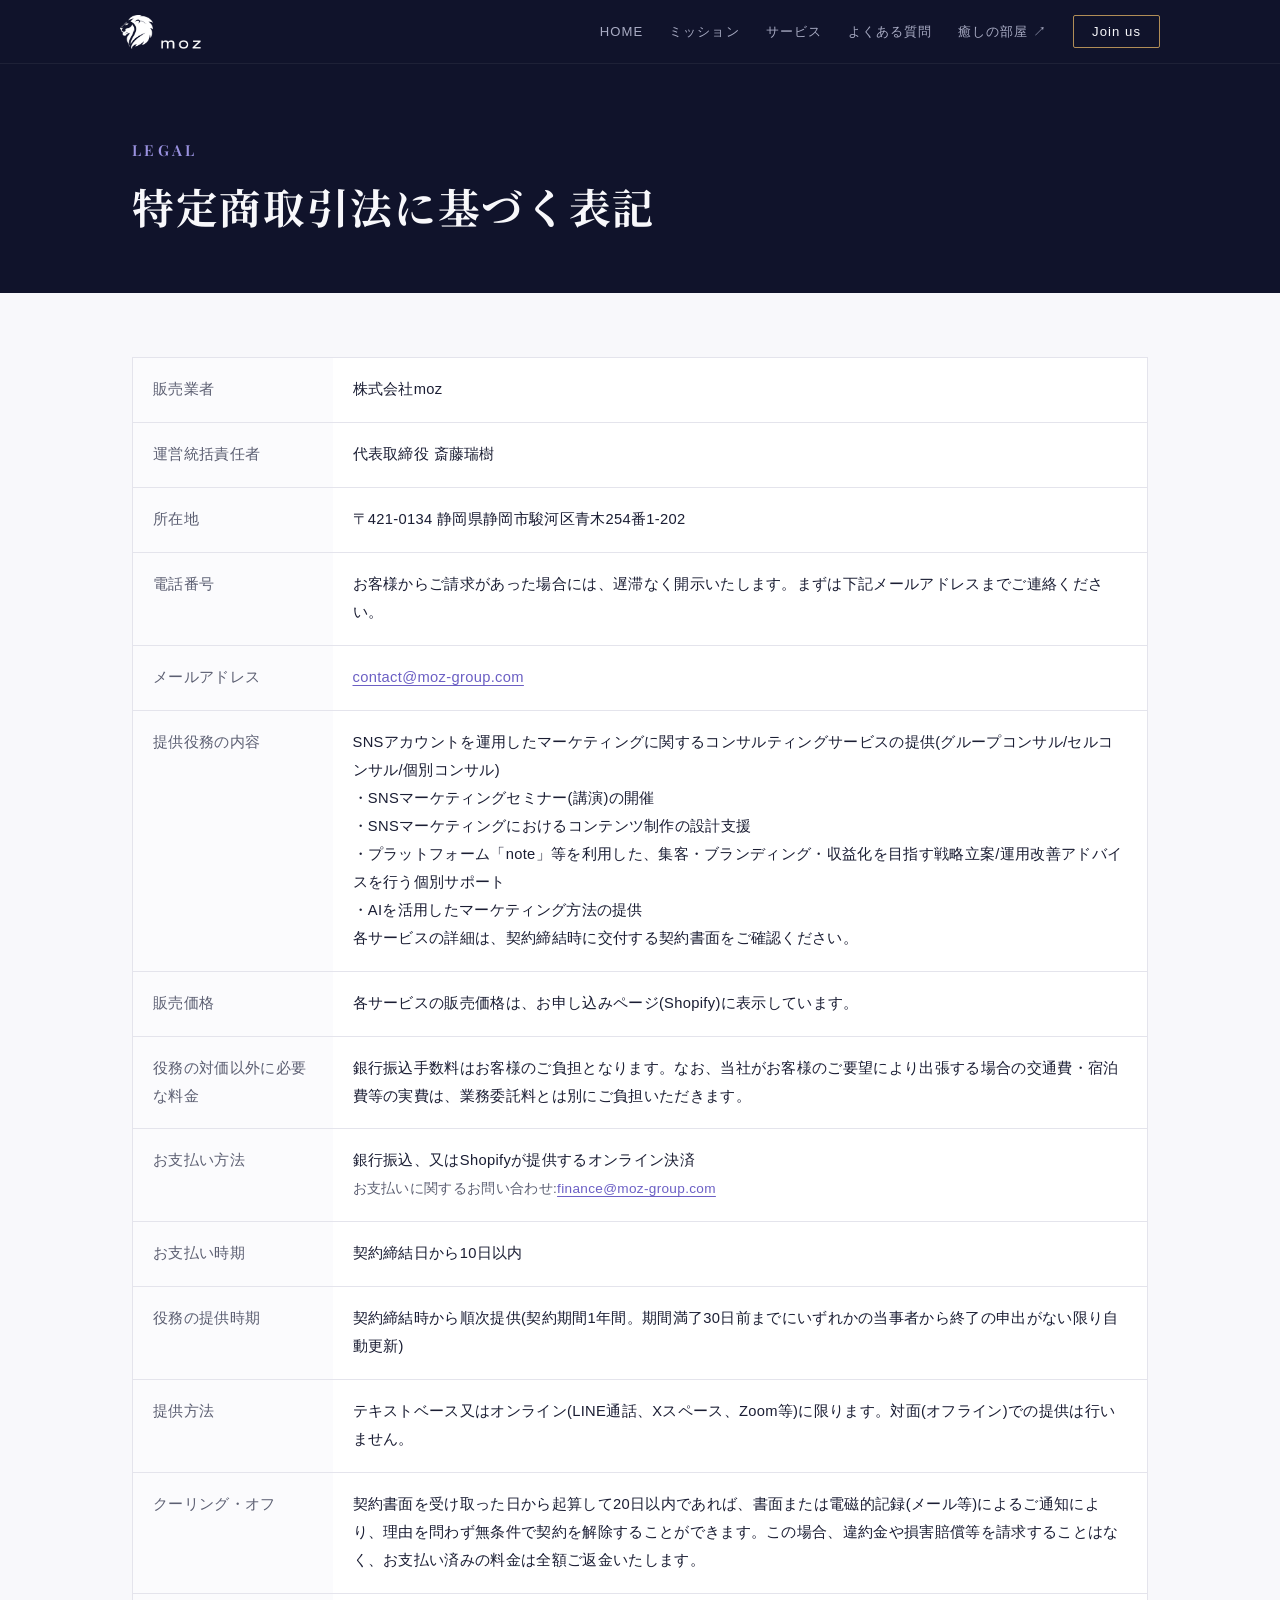
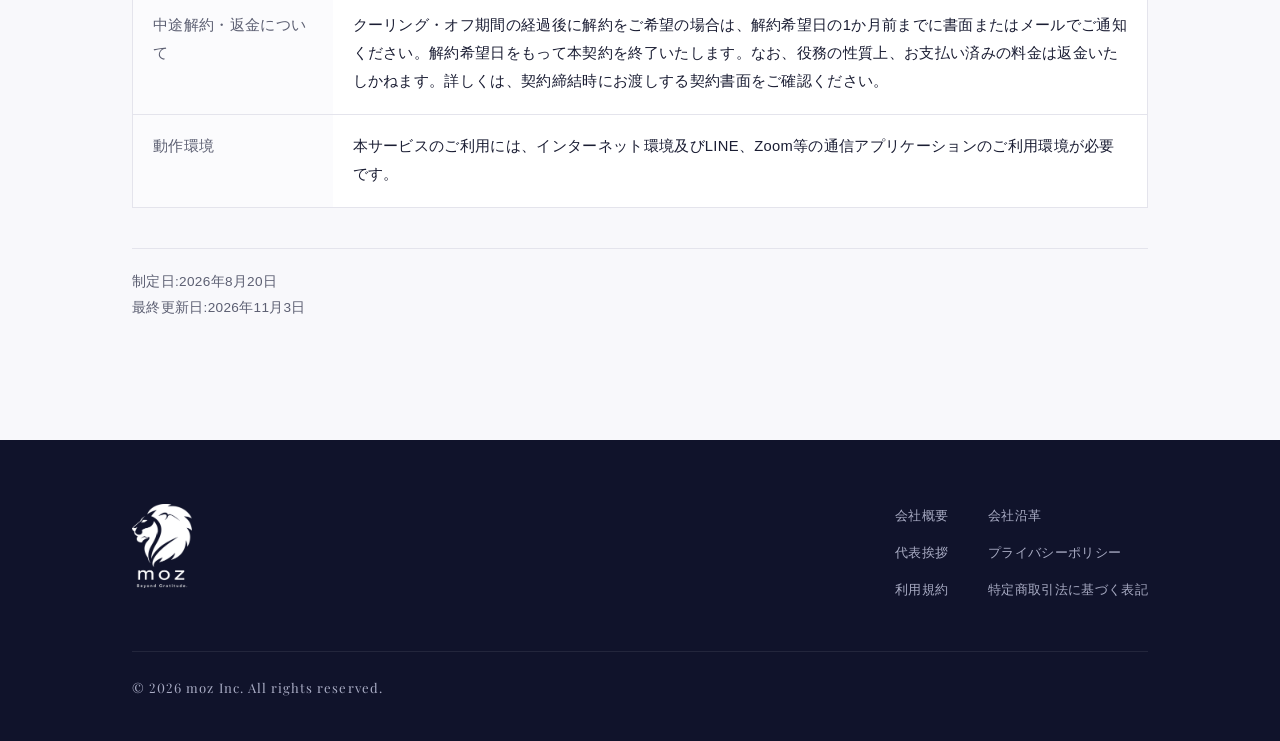
<file: tokushoho.html>
<!DOCTYPE html>
<html lang="ja">
<head>
<meta charset="UTF-8">
<meta name="viewport" content="width=device-width, initial-scale=1.0, viewport-fit=cover">
<title>特定商取引法に基づく表記 | 株式会社moz</title>
<meta name="description" content="株式会社mozの特定商取引法に基づく表記です。">
<meta name="theme-color" content="#10132B">
<link rel="icon" href="lion-mark-dark.png">
<link rel="preconnect" href="https://fonts.googleapis.com">
<link rel="preconnect" href="https://fonts.gstatic.com" crossorigin>
<link href="https://fonts.googleapis.com/css2?family=Noto+Serif+JP:wght@600;700&family=Playfair+Display:ital,wght@0,400;0,500;0,600;1,400&display=swap" rel="stylesheet">
<link rel="stylesheet" href="style.css">
</head>
<body>

<header class="site-header">
  <div class="header-inner">
    <a class="brand" href="index.html#top" aria-label="株式会社moz トップへ"><img src="lion-mark-white.png" alt=""><img class="brand-text" src="moz-text-white.png" alt=""></a>
    <button class="nav-toggle" id="navToggle" aria-label="メニューを開く" aria-expanded="false">
      <span></span><span></span><span></span>
    </button>
    <nav class="site-nav">
      <ul id="navMenu">
        <li><a href="index.html#top">HOME</a></li>
        <li><a href="index.html#mission">ミッション</a></li>
        <li><a href="index.html#services">サービス</a></li>
        <li><a href="index.html#faq">よくある質問</a></li>
        <li><a href="cabin.html" target="_blank" rel="noopener">癒しの部屋 ↗</a></li>
        <li><a href="index.html#lineJoin" class="nav-cta">Join us</a></li>
      </ul>
    </nav>
  </div>
</header>

<main>
<section class="page-hero">
  <div class="wrap">
    <div class="eyebrow">Legal</div>
    <h1>特定商取引法に基づく表記</h1>
  </div>
</section>

<section class="page-content">
  <div class="wrap">
    <table class="profile">
      <tr><th>販売業者</th><td>株式会社moz</td></tr>
      <tr><th>運営統括責任者</th><td>代表取締役 斎藤瑞樹</td></tr>
      <tr><th>所在地</th><td>〒421-0134 静岡県静岡市駿河区青木254番1-202</td></tr>
      <tr><th>電話番号</th><td>お客様からご請求があった場合には、遅滞なく開示いたします。まずは下記メールアドレスまでご連絡ください。</td></tr>
      <tr><th>メールアドレス</th><td><a href="mailto:contact@moz-group.com">contact@moz-group.com</a></td></tr>
      <tr><th>提供役務の内容</th><td>
        SNSアカウントを運用したマーケティングに関するコンサルティングサービスの提供(グループコンサル/セルコンサル/個別コンサル)<br>
        ・SNSマーケティングセミナー(講演)の開催<br>
        ・SNSマーケティングにおけるコンテンツ制作の設計支援<br>
        ・プラットフォーム「note」等を利用した、集客・ブランディング・収益化を目指す戦略立案/運用改善アドバイスを行う個別サポート<br>
        ・AIを活用したマーケティング方法の提供<br>
        各サービスの詳細は、契約締結時に交付する契約書面をご確認ください。
      </td></tr>
      <tr><th>販売価格</th><td>各サービスの販売価格は、お申し込みページ(Shopify)に表示しています。</td></tr>
      <tr><th>役務の対価以外に必要な料金</th><td>銀行振込手数料はお客様のご負担となります。なお、当社がお客様のご要望により出張する場合の交通費・宿泊費等の実費は、業務委託料とは別にご負担いただきます。</td></tr>
      <tr><th>お支払い方法</th><td>銀行振込、又はShopifyが提供するオンライン決済<br><span style="font-size:0.85rem; color:var(--sub);">お支払いに関するお問い合わせ:<a href="mailto:finance@moz-group.com">finance@moz-group.com</a></span></td></tr>
      <tr><th>お支払い時期</th><td>契約締結日から10日以内</td></tr>
      <tr><th>役務の提供時期</th><td>契約締結時から順次提供(契約期間1年間。期間満了30日前までにいずれかの当事者から終了の申出がない限り自動更新)</td></tr>
      <tr><th>提供方法</th><td>テキストベース又はオンライン(LINE通話、Xスペース、Zoom等)に限ります。対面(オフライン)での提供は行いません。</td></tr>
      <tr><th>クーリング・オフ</th><td>契約書面を受け取った日から起算して20日以内であれば、書面または電磁的記録(メール等)によるご通知により、理由を問わず無条件で契約を解除することができます。この場合、違約金や損害賠償等を請求することはなく、お支払い済みの料金は全額ご返金いたします。</td></tr>
      <tr><th>中途解約・返金について</th><td>クーリング・オフ期間の経過後に解約をご希望の場合は、解約希望日の1か月前までに書面またはメールでご通知ください。解約希望日をもって本契約を終了いたします。なお、役務の性質上、お支払い済みの料金は返金いたしかねます。詳しくは、契約締結時にお渡しする契約書面をご確認ください。</td></tr>
      <tr><th>動作環境</th><td>本サービスのご利用には、インターネット環境及びLINE、Zoom等の通信アプリケーションのご利用環境が必要です。</td></tr>
    </table>

    <p class="doc-meta">制定日:2026年8月20日<br>最終更新日:2026年11月3日</p>
  </div>
</section>
</main>

<footer class="site-footer">
  <div class="wrap">
    <div class="footer-top">
      <div class="footer-brand">
        <img src="moz-logo-white.png" alt="株式会社moz Beyond Gratitude.">
      </div>
      <nav class="footer-links" aria-label="フッターメニュー">
        <a href="about.html">会社概要</a>
        <a href="history.html">会社沿革</a>
        <a href="index.html#representative">代表挨拶</a>
        <a href="privacy.html">プライバシーポリシー</a>
        <a href="terms.html">利用規約</a>
        <a href="tokushoho.html">特定商取引法に基づく表記</a>
      </nav>
    </div>
    <div class="footer-copy">&copy; 2026 moz Inc. All rights reserved.</div>
  </div>
</footer>

<script src="common.js"></script>
</body>
</html>
</file>
<file: style.css>
/* ============================================================
   株式会社moz 共通スタイル(全ページ共通)
   色・フォント・ヘッダー・フッター・本文の基本はここだけで管理する。
   ページ固有のスタイルは各HTMLの <style> に書く。
   ============================================================ */
:root {
  --ink: #10132B;          /* 濃色背景(ヘッダー・ヒーロー・フッター) */
  --ink-2: #181C3A;        /* 濃色背景上のカード */
  --bg: #F8F8FB;           /* 本文背景(白系) */
  --card: #FFFFFF;         /* カード */
  --text: #1A1D33;         /* 本文テキスト */
  --sub: #5C5F72;          /* 補足テキスト */
  --violet: #6B5FC4;       /* 強調(白背景上) */
  --violet-soft: #9A92E0;  /* 強調(濃色背景上) */
  --gold: #B08D57;         /* アクセント */
  --line: #E4E4EC;         /* 罫線 */
  --on-ink: #F8F8FB;       /* 濃色背景上のテキスト */
  --on-ink-sub: #A9ACC4;   /* 濃色背景上の補足テキスト */
  --font-display: "Noto Serif JP", "Hiragino Mincho ProN", "Yu Mincho", serif;
  --font-en: "Playfair Display", "Times New Roman", serif;
  --font-body: "Hiragino Sans", "Hiragino Kaku Gothic ProN", "Yu Gothic", "Noto Sans JP", sans-serif;
  --max: 1080px;
  --header-h: 64px;
}

* { box-sizing: border-box; margin: 0; padding: 0; }
html { scroll-behavior: smooth; scroll-padding-top: calc(var(--header-h) + 16px); -webkit-text-size-adjust: 100%; }
body {
  background: var(--bg);
  color: var(--text);
  font-family: var(--font-body);
  font-size: 15px;
  line-height: 1.9;
  letter-spacing: 0.02em;
  -webkit-font-smoothing: antialiased;
  font-variant-numeric: lining-nums;
  overflow-x: hidden;
}
button { font-variant-numeric: lining-nums; }
a { color: inherit; text-decoration: none; }
img { max-width: 100%; display: block; }
ul { list-style: none; }

.wrap { max-width: var(--max); margin: 0 auto; padding: 0 20px; }
@media (min-width: 768px) { .wrap { padding: 0 32px; } body { font-size: 16px; } }

/* ---------- Header ---------- */
.site-header {
  position: sticky; top: 0; z-index: 100;
  height: var(--header-h);
  background: var(--ink);
  color: var(--on-ink);
  border-bottom: 1px solid rgba(255,255,255,0.06);
}
.header-inner {
  max-width: var(--max); height: 100%;
  margin: 0 auto; padding: 0 20px;
  display: flex; align-items: center; justify-content: space-between;
  position: relative;
}
.brand { display: flex; align-items: flex-end; gap: 8px; flex-shrink: 0; }  /* ライオンと moz ロゴを下で揃える */
.brand img { height: 34px; width: auto; }
.brand img.brand-text { height: 9px; }
.site-nav ul { display: flex; align-items: center; gap: 26px; white-space: nowrap; }
.site-nav a { font-size: 0.82rem; letter-spacing: 0.08em; color: var(--on-ink-sub); transition: color .2s; }
.site-nav a:hover { color: var(--on-ink); }
.site-nav a.nav-cta {
  color: var(--on-ink); border: 1px solid var(--gold);
  padding: 8px 18px; border-radius: 2px;
}
.site-nav a.nav-cta:hover { background: var(--gold); color: var(--ink); }
.nav-toggle { display: none; background: none; border: 0; padding: 10px; margin-right: -10px; cursor: pointer; }
.nav-toggle span { display: block; width: 22px; height: 1.5px; background: var(--on-ink); margin: 5px 0; transition: transform .3s, opacity .3s; }
.nav-toggle.open span:nth-child(1) { transform: translateY(6.5px) rotate(45deg); }
.nav-toggle.open span:nth-child(2) { opacity: 0; }
.nav-toggle.open span:nth-child(3) { transform: translateY(-6.5px) rotate(-45deg); }

@media (max-width: 900px) {
  .nav-toggle { display: block; margin-left: auto; }
  .site-nav ul {
    display: none;
    position: absolute; top: 100%; left: 0; right: 0;
    flex-direction: column; align-items: stretch; gap: 0;
    background: var(--ink); padding: 8px 0 20px;
    border-bottom: 1px solid rgba(255,255,255,0.08);
  }
  .site-nav ul.open { display: flex; }
  .site-nav a { display: block; padding: 15px 24px; font-size: 0.95rem; color: var(--on-ink); border-top: 1px solid rgba(255,255,255,0.06); }
  .site-nav li:first-child a { border-top: 0; }
  .site-nav a.nav-cta { margin: 14px 24px 0; text-align: center; border: 1px solid var(--gold); }
}

/* ---------- 見出し・本文 ---------- */
h1, h2, h3 { font-family: var(--font-display); font-weight: 700; letter-spacing: 0.04em; line-height: 1.5; }
.eyebrow {
  font-family: var(--font-en);
  font-size: 0.95rem; font-weight: 600;
  letter-spacing: 0.22em; text-transform: uppercase;
  color: var(--violet);
  margin-bottom: 10px;
}
.section-title { font-size: clamp(1.6rem, 5.4vw, 2.3rem); margin-bottom: 28px; }
.section-title::after { content: ""; display: block; width: 32px; height: 1px; background: var(--gold); margin-top: 18px; }
.lead { color: var(--sub); max-width: 680px; }

section { padding: 88px 0; }
@media (min-width: 768px) { section { padding: 120px 0; } }
.section-dark { background: var(--ink); color: var(--on-ink); }
.section-dark .eyebrow { color: var(--violet-soft); }
.section-dark .lead { color: var(--on-ink-sub); }

/* ---------- ボタン ---------- */
.btn {
  display: inline-flex; align-items: center; justify-content: center; gap: 10px;
  min-height: 52px; padding: 0 30px;
  font-size: 0.9rem; font-weight: 600; letter-spacing: 0.1em;
  border-radius: 2px;
  transition: background .2s, color .2s, border-color .2s;
}
.btn-primary { background: var(--ink); color: var(--on-ink); border-bottom: 2px solid var(--gold); }
.btn-primary:hover { background: var(--violet); }
.btn-gold { background: var(--gold); color: var(--ink); }
.btn-gold:hover { background: #C4A26C; }
.btn-ghost { border: 1px solid rgba(255,255,255,0.35); color: var(--on-ink); }
.btn-ghost:hover { border-color: var(--on-ink); }
.btn-line { background: #06C755; color: #fff; }
.btn-line:hover { background: #05B34C; }
@media (max-width: 520px) { .btn { width: 100%; } }

/* ---------- テーブル(会社概要・特商法) ---------- */
table.profile { width: 100%; border-collapse: collapse; background: var(--card); border: 1px solid var(--line); }
table.profile th, table.profile td { text-align: left; vertical-align: top; padding: 18px 20px; border-bottom: 1px solid var(--line); font-size: 0.92rem; }
table.profile th { width: 200px; color: var(--sub); font-weight: 500; background: #FBFBFD; }
@media (max-width: 640px) {
  table.profile, table.profile tbody, table.profile tr, table.profile th, table.profile td { display: block; width: 100%; }
  table.profile th { padding: 14px 16px 4px; border-bottom: 0; background: none; font-size: 0.8rem; }
  table.profile td { padding: 0 16px 14px; }
}

/* ---------- スクロールで一度だけフェードイン ---------- */
.reveal { opacity: 0; transform: translateY(16px); transition: opacity .8s ease, transform .8s ease; }
.reveal.is-visible { opacity: 1; transform: none; }
@media (prefers-reduced-motion: reduce) {
  html { scroll-behavior: auto; }
  .reveal { opacity: 1; transform: none; transition: none; }
}

/* ---------- サブページ ---------- */
.page-hero { background: var(--ink); color: var(--on-ink); padding: 72px 0 56px; }
.page-hero .eyebrow { color: var(--violet-soft); }
.page-hero h1 { font-size: clamp(1.7rem, 6vw, 2.6rem); }
.page-content { padding: 64px 0 104px; }
.page-content .doc { max-width: 820px; }
.page-content h2 { font-size: 1.2rem; margin: 48px 0 14px; padding-left: 14px; border-left: 2px solid var(--gold); line-height: 1.6; }
.page-content h2:first-child { margin-top: 0; }
.page-content p { color: var(--sub); margin-bottom: 16px; }
.page-content ul.plain { list-style: disc; margin: 0 0 16px 1.3em; color: var(--sub); }
.page-content a { color: var(--violet); text-decoration: underline; text-underline-offset: 3px; }
.doc-meta { margin-top: 40px; padding-top: 20px; border-top: 1px solid var(--line); color: var(--sub); font-size: 0.85rem; }

/* ---------- 右下のTOPボタン ---------- */
.to-top {
  position: fixed; right: 16px; bottom: max(16px, env(safe-area-inset-bottom)); z-index: 90;
  display: flex; flex-direction: column; align-items: center; justify-content: center; gap: 0;
  width: 52px; height: 52px; border-radius: 50%;
  background: rgba(16,19,43,0.88); color: var(--on-ink);
  border: 1px solid rgba(176,141,87,0.6);
  font-family: var(--font-en); font-size: 0.72rem; letter-spacing: 0.12em; line-height: 1.1;
  cursor: pointer;
  opacity: 0; transform: translateY(10px); pointer-events: none;
  transition: opacity .3s ease, transform .3s ease, background .2s;
  -webkit-backdrop-filter: blur(6px); backdrop-filter: blur(6px);
}
.to-top span { font-family: var(--font-body); font-size: 0.85rem; }
.to-top.is-shown { opacity: 1; transform: none; pointer-events: auto; }
.to-top:hover { background: var(--violet); }

/* ---------- タッチした場所の光(スマホ) ---------- */
.touch-glow {
  position: fixed; z-index: 400; width: 120px; height: 120px; margin: -60px 0 0 -60px;
  border-radius: 50%; pointer-events: none;
  background: radial-gradient(circle, rgba(255,255,255,1) 0%, rgba(245,243,255,0.8) 32%, rgba(170,162,240,0.38) 56%, transparent 72%);
  filter: blur(5px);
  animation: touch-glow .9s cubic-bezier(.2, .7, .3, 1) forwards;
}
.touch-glow.on-light {
  background: radial-gradient(circle, rgba(95,120,255,0.85) 0%, rgba(125,145,255,0.6) 32%, rgba(160,175,255,0.3) 56%, transparent 72%);
}
@keyframes touch-glow {
  0%   { transform: scale(.2); opacity: 0; }
  20%  { opacity: 1; }
  100% { transform: scale(1.4); opacity: 0; }
}

/* ---------- Footer ---------- */
.site-footer { background: var(--ink); color: var(--on-ink-sub); padding: 64px 0 40px; font-size: 0.82rem; }
.footer-top { display: flex; flex-wrap: wrap; gap: 32px; justify-content: space-between; align-items: flex-start; }
.footer-brand img { height: 84px; width: auto; }
.footer-brand p { font-family: var(--font-en); font-size: 1rem; letter-spacing: 0.18em; color: var(--violet-soft); margin-top: 10px; }
.footer-links { display: grid; grid-template-columns: repeat(2, auto); gap: 12px 40px; }
.footer-links a:hover { color: var(--on-ink); }
.footer-copy { margin-top: 48px; padding-top: 24px; border-top: 1px solid rgba(255,255,255,0.08); font-family: var(--font-en); letter-spacing: 0.08em; }
</file>
